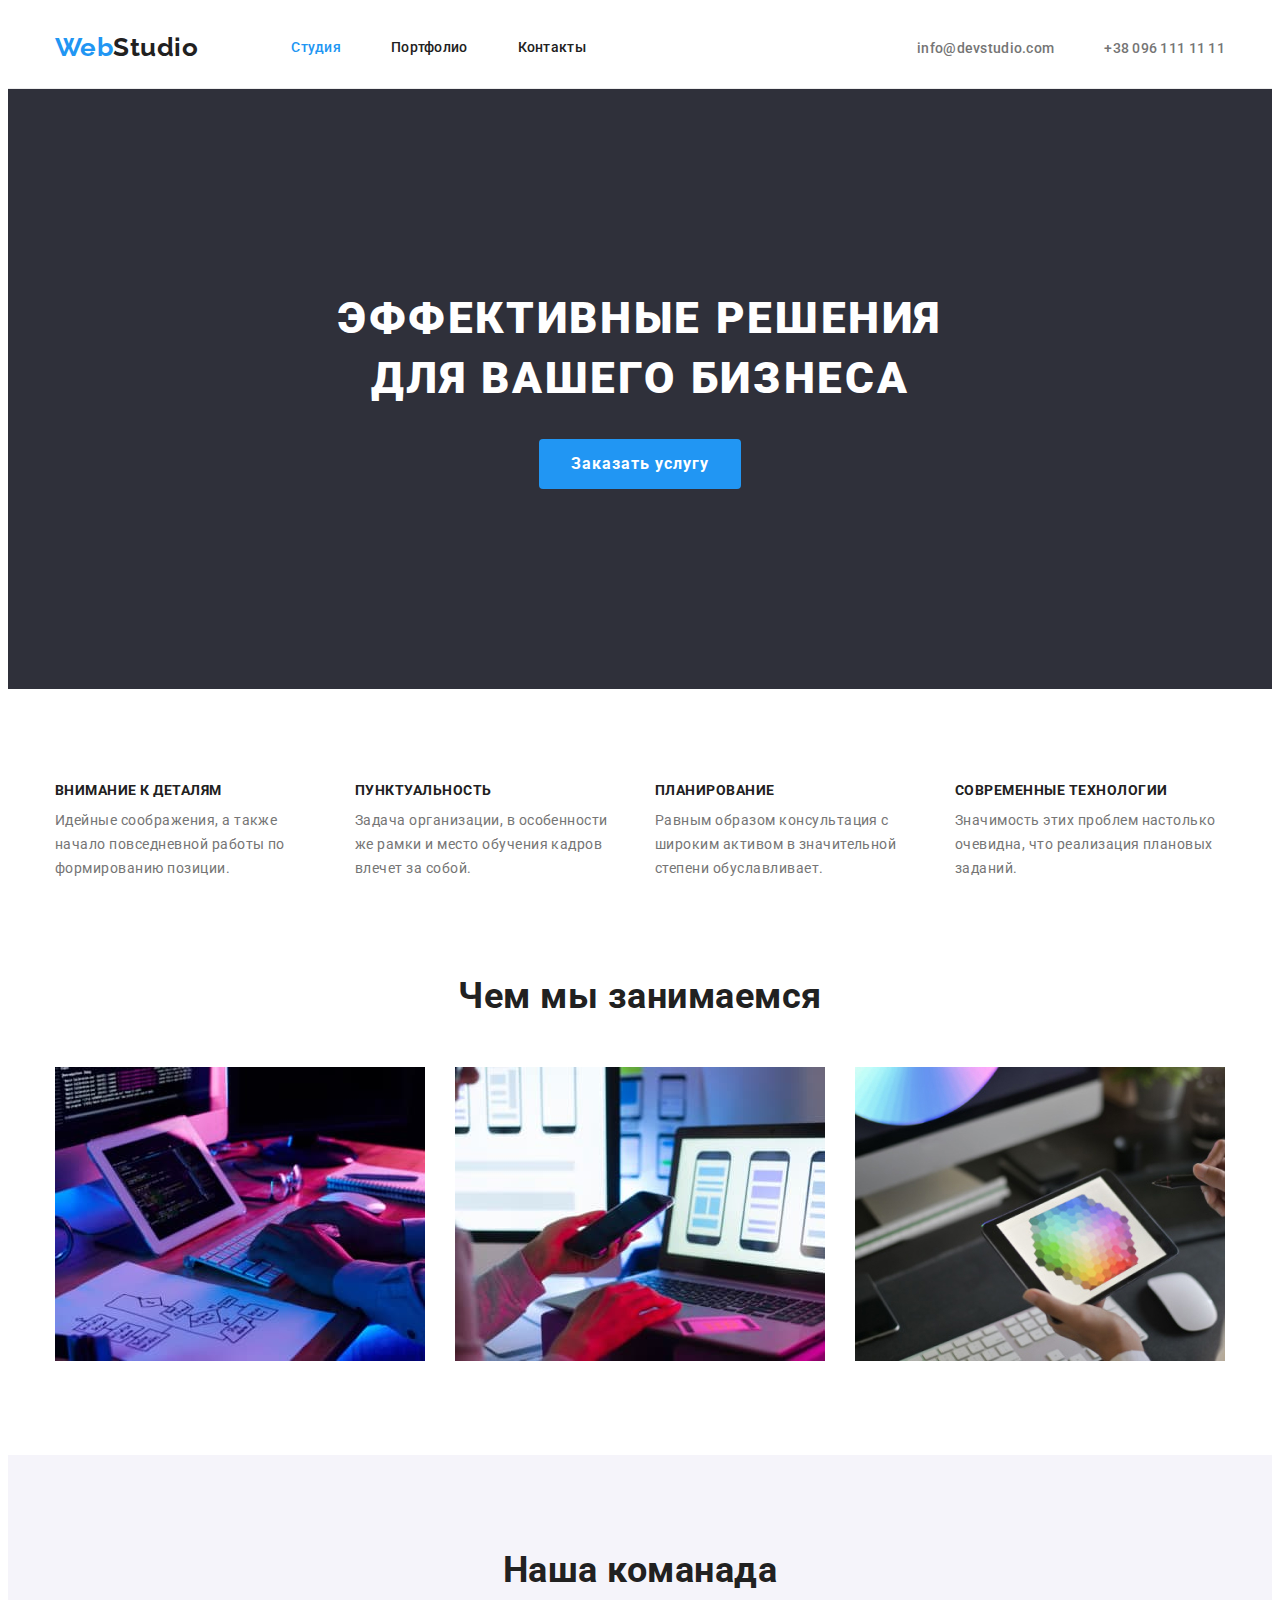
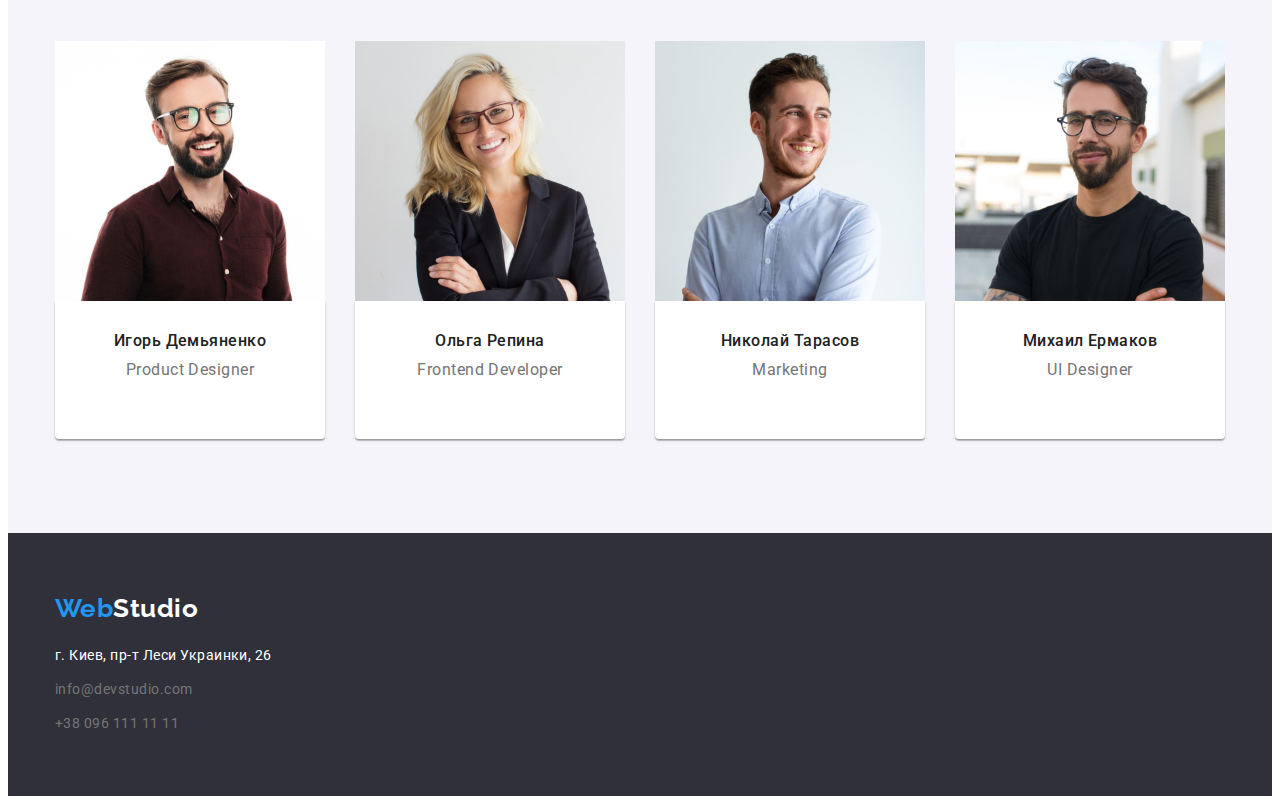
<file: index.html>
<!DOCTYPE html>
<html lang="ru">

<head>
    <meta charset="UTF-8">
    <meta http-equiv="X-UA-Compatible" content="IE=edge">
    <meta name="viewport" content="width=device-width, initial-scale=1.0">
    <title>Студія</title>
    <link rel="preconnect" href="https://cdnjs.cloudflare.com/ajax/libs/modern-normalize/1.0.0/modern-normalize.min.css">
    <link href="https://fonts.googleapis.com/css2?family=Raleway:wght@700&family=Roboto:wght@400;500;700;900&display=swap"
        rel="stylesheet">
    <link rel="stylesheet" href="./css/styles.css">
    
</head>

<body>
    <!-- Шапка сайта -->
    <header>
        <div class="container header">  
            <nav class="nav">
                <a href="./index.html" class="logo"><span class="active">Web</span>Studio</a>
            
                <ul class="lists site-nav">
                    <li class="lists-contacts"><a href="./index.html" class="link-nav active">Студия</a></li>
                    <li class="lists-contacts"><a href="./portfolio.html" class="link-nav">Портфолио</a></li>
                    <li class="lists-contacts"><a href="" class="link-nav">Контакты</a></li>
                </ul>
            </nav>
            <ul class="lists contacts-nav">
                <li class="lists-contacts"><a href="mailto:info@devstudio.com" class="link contacts">info@devstudio.com</a></li>
                <li class="lists-contacts"><a href="tel:+380961111111" class="link contacts">+38 096 111 11 11</a></li>
            </ul>
        </div>
        
    </header>
    
    <!-- Main content -->
    <main>
        <!-- hero-->
        <section class="hero">
            <h1 class="hero-text">Эффективные решения для вашего бизнеса</h1>
            <button type="button" class="button-hero">
                Заказать услугу
            </button>
        </section>

        <!-- особливості-->
        <section class="section section-features">
           <div class="container features">
                <h2 hidden>Особливості</h2>
                <ul class="lists features-ul">
                    <li class="features-lists">
                        <h3 class="features-titles">Внимание к деталям</h3>
                        <p class="features-text">Идейные соображения, а также начало повседневной работы по формированию позиции.
                        </p>
                    </li>
                    <li class="features-lists">
                        <h3 class="features-titles">Пунктуальность</h3>
                        <p class="features-text">Задача организации, в особенности же рамки и место обучения кадров влечет за собой.
                        </p>
                    </li>
                    <li class="features-lists">
                        <h3 class="features-titles">Планирование</h3>
                        <p class="features-text">Равным образом консультация с широким активом в значительной степени обуславливает.
                        </p>
                    </li>
                    <li class="features-lists">
                        <h3 class="features-titles">Современные технологии</h3>
                        <p class="features-text">Значимость этих проблем настолько очевидна, что реализация плановых заданий.
                        </p>
                    </li>
                </ul>
           </div>
        </section>

        <!-- Чим ми займаємось-->
        <section class="section-works">
            <div class="container">
                <h2 class="title">Чем мы занимаемся</h2>
                <ul class="lists our-works">
                    <li class="works-items"> <img src="./image/img5.jpg" alt="чоловік набирає текст на клавіатурі" width="370">
                    </li>
                    <li class="works-items"> <img src="./image/img-6.jpg" alt="чоловік створює мобільний додаток" width="370">
                    </li>
                    <li class="works-items"> <img src="./image/img7.jpg" alt="планшет з кольоровим спектром" width="370">
                    </li>
                </ul>
            </div>
        </section>

        <!--наша команда -->
        <section class="team section">
            <div class="container">
                <h2 class="title">Наша команада</h2>
                <ul class="lists team-items">
                    <li class="team-lists">
                            <img src="./image/img.jpg" alt="молодий чоловік в бурдовій футболці" width="270">
                       <div class="team-text">
                                <h3 class="titles-team">Игорь Демьяненко</h3>
                                <p lang="en" class="text">Product Designer</p>
                       </div>
                    </li>
                    <li class="team-lists">
                            <img src="./image/img-2.jpg" alt="молода жінка зі світлим волоссям" width="270">
                            <div class="team-text">
                                <h3 class="titles-team">Ольга Репина</h3>
                                <p lang="en" class="text">Frontend Developer</p>
                            </div>
                    </li>
                    <li class="team-lists">
                            <img src="./image/img-3.jpg" alt="молодий чоловік в голубій сорочці" width="270">
                            <div class="team-text">
                                <h3 class="titles-team">Николай Тарасов</h3>
                                <p lang="en" class="text">Marketing</p>
                            </div>
                    </li>
                    <li class="team-lists">
                            <img src="./image/img-4.jpg" alt="молодий чоловік в чорній футболці" width="270">
                            <div class="team-text">
                                <h3 class="titles-team">Михаил Ермаков</h3>
                                <p lang="en" class="text">UI Designer</p>
                            </div>
                    </li>
                </ul>
            </div>
        </section>


    </main>

    <!-- Footer -->
    <footer class="footer">
        <div class="container">
            <a href="./index.html" class="logo"><span class="active">Web</span><span class="logo-footer">Studio</span></a>
            <address>
                <ul class="lists footer-lists">
                    <li class="adress">г. Киев, пр-т Леси Украинки, 26</li>
                    <li><a href="mailto:info@devstudio.com" class="link contacts-footer">info@devstudio.com</a> </li>
                    <li><a href="tel:+380961111111" class="link contacts-footer">+38 096 111 11 11</a> </li>
                </ul>
            </address>
        </div>
    </footer>

</body>

</html>
</file>
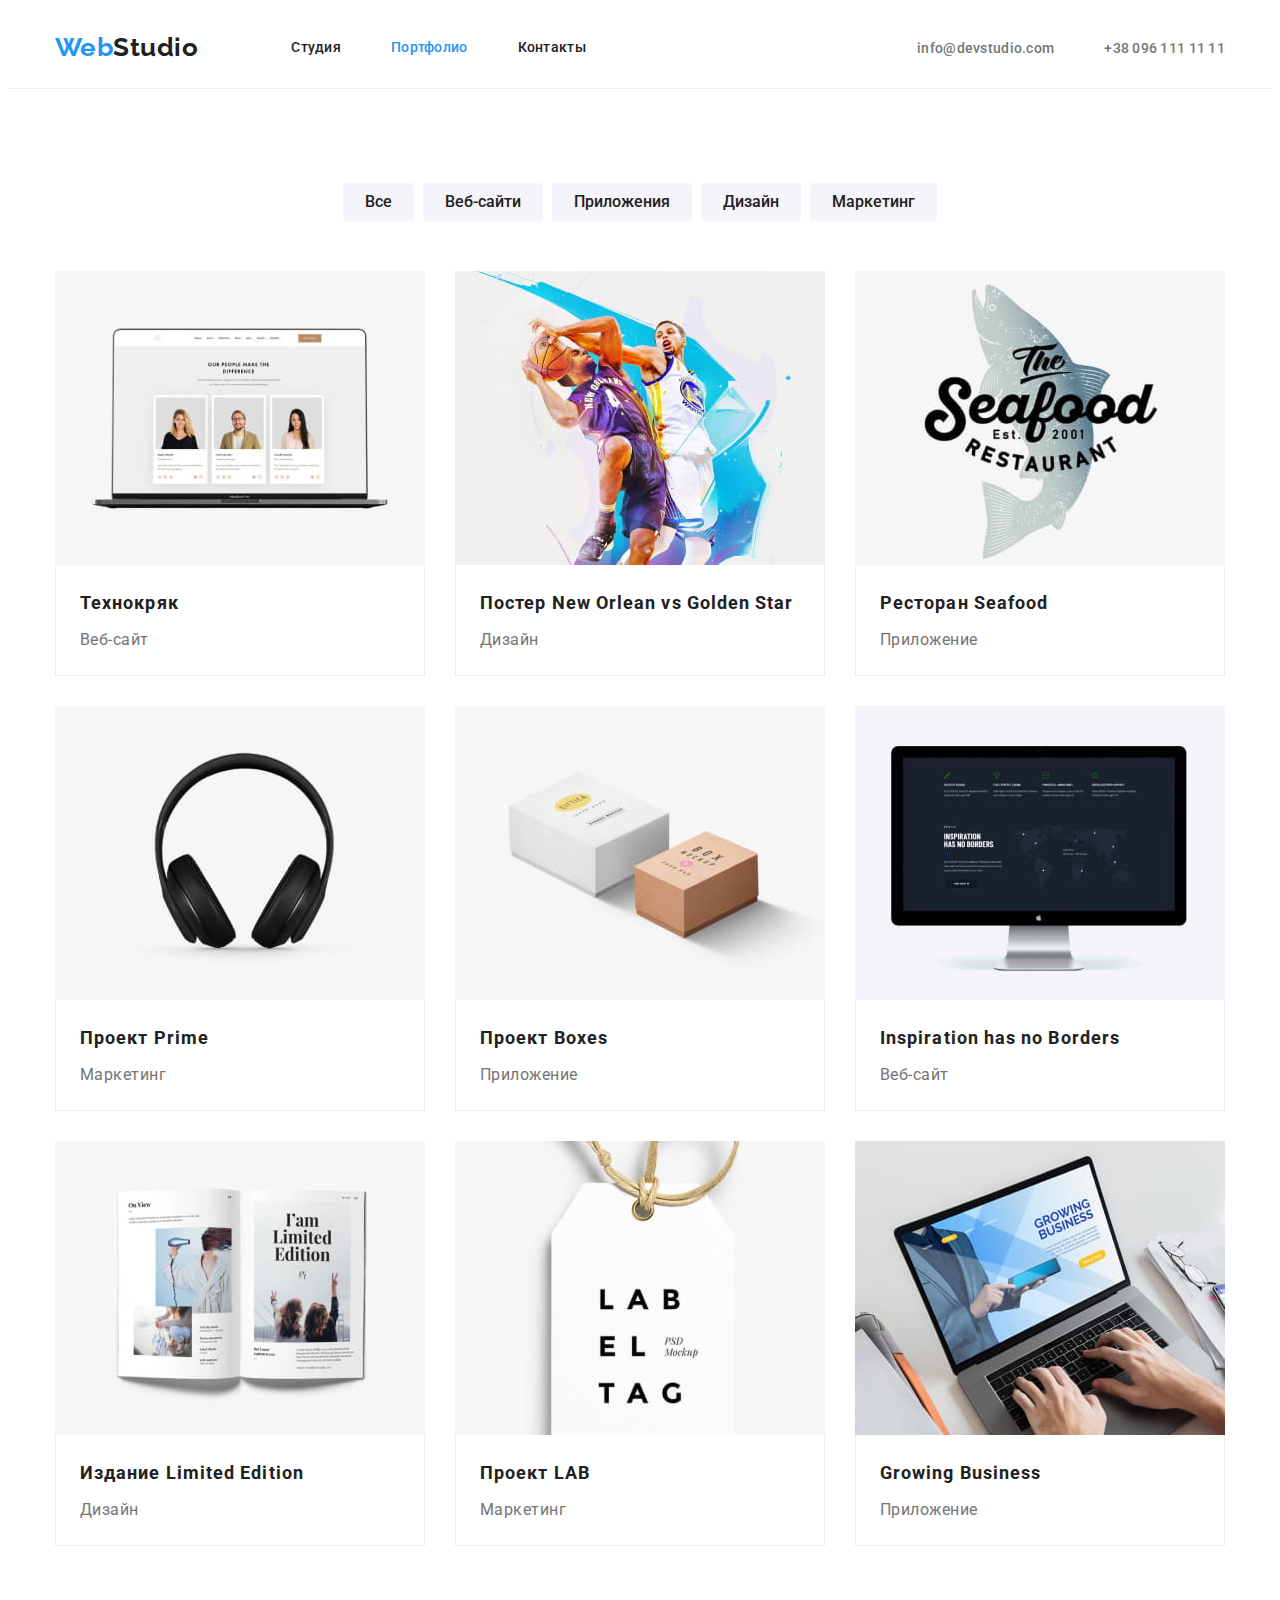
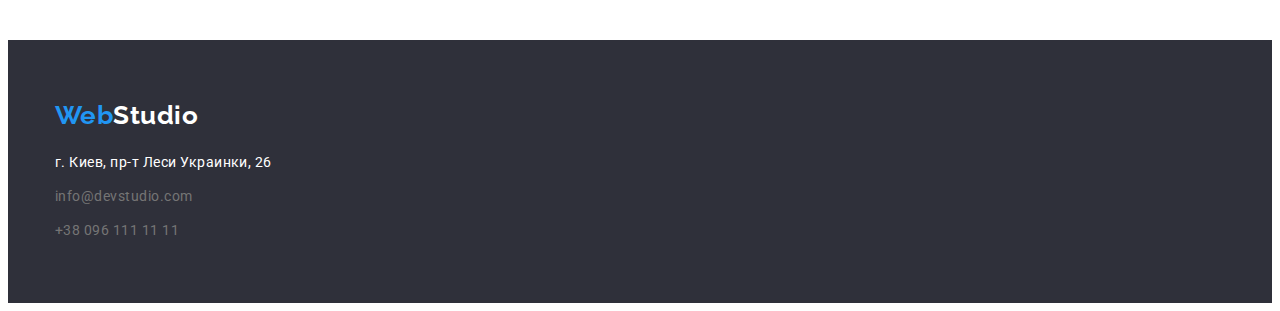
<file: portfolio.html>
<!DOCTYPE html>
<html lang="ru">
<head>
    <meta charset="UTF-8">
    <meta http-equiv="X-UA-Compatible" content="IE=edge">
    <meta name="viewport" content="width=device-width, initial-scale=1.0">
    <title>Портфоліо</title>
    <link rel="preconnect" href="https://cdnjs.cloudflare.com/ajax/libs/modern-normalize/1.0.0/modern-normalize.min.css">
    <link href="https://fonts.googleapis.com/css2?family=Raleway:wght@700&family=Roboto:wght@400;500;700;900&display=swap"
        rel="stylesheet">
    <link rel="stylesheet" href="./css/styles.css">
</head>
<body>
    <!-- Шапка сайта -->
    <header>
        <div class="container header">
            <nav class="nav">
                <a href="./index.html" class="logo"><span class="active">Web</span>Studio</a>
    
                <ul class="lists site-nav">
                    <li class="lists-contacts"><a href="./index.html" class="link-nav">Студия</a></li>
                    <li class="lists-contacts"><a href="./portfolio.html" class="link-nav active">Портфолио</a></li>
                    <li class="lists-contacts"><a href="" class="link-nav">Контакты</a></li>
                </ul>
            </nav>
            <ul class="lists contacts-nav">
                <li class="lists-contacts"><a href="mailto:info@devstudio.com" class="link contacts">info@devstudio.com</a>
                </li>
                <li class="lists-contacts"><a href="tel:+380961111111" class="link contacts">+38 096 111 11 11</a></li>
            </ul>
        </div>
    
    </header>

    <!--main content-->
    <main>
        <section class="section-portfolio">
            <div class="container">
            <h1 hidden> Portfolio</h1>
            <!-- Кнопки фільтрації -->
            <h2 hidden>Фільтри</h2>
            <ul class="lists filters-lists">
                <li class="filter-btn"><button class="button-portfolio" type="button">Все</button></li>
                <li class="filter-btn"><button class="button-portfolio" type="button">Веб-сайти</button></li>
                <li class="filter-btn"><button class="button-portfolio" type="button">Приложения</button></li>
                <li class="filter-btn"><button class="button-portfolio" type="button">Дизайн</button></li>
                <li class="filter-btn"><button class="button-portfolio" type="button">Маркетинг</button></li>
            </ul>

            <!--зображення-->

            <h2 hidden>Портфолио</h2>
            <ul class="lists portfolio-img">
                <li>
                        <a href="" class="link">
                            <img src="./image/portfolio/img.jpg" alt="Технокряк">
                            <div class="cards-bottom">
                                <h2 class="projects-titles">Технокряк</h2>
                                <p class="projects-type">Веб-сайт</p>
                            </div>
            
                        </a>
                </li>
                <li>
                        <a href="" class="link">
                            <img src="./image/portfolio/img-2.jpg" width="370" height="294" alt="Постер New Orlean vs Golden Star">
                            <div class="cards-bottom">
                                <h2 class="projects-titles">Постер New Orlean vs Golden Star</h2>
                                <p class="projects-type">Дизайн</p>
                            </div>
            
                        </a>
                </li>
                <li>
                        <a href="" class="link">
                            <img src="./image/portfolio/img-3.jpg" width="370" height="294" alt="Ресторан Seafood">
                            <div class="cards-bottom">
                                <h2 class="projects-titles">Ресторан Seafood</h2>
                                <p class="projects-type">Приложение</p>
                            </div>
            
                        </a>
            
                </li>
                <li>
                        <a href="" class="link">
                            <img src="./image/portfolio/img-4.jpg" width="370" height="294" alt="Проект Prime">
                            <div class="cards-bottom">
                                <h2 class="projects-titles">Проект Prime</h2>
                                <p class="projects-type">Маркетинг</p>
                            </div>
            
                        </a>
                </li>
                <li>
                        <a href="" class="link">
                            <img src="./image/portfolio/img-5.jpg" width="370" height="294" alt="Проект Boxes">
                            <div class="cards-bottom">
                                <h2 class="projects-titles">Проект Boxes</h2>
                                <p class="projects-type">Приложение</p>
                            </div>
            
                        </a>
                </li>
                <li>
                        <a href="" class="link">
                            <img src="./image/portfolio/img-6.jpg" width="370" height="294" alt="Inspiration has no Borders">
                            <div class="cards-bottom">
                                <h2 class="projects-titles">Inspiration has no Borders</h2>
                                <p class="projects-type">Веб-сайт</p>
                            </div>
            
                        </a>
                </li>
                <li>
                        <a href="" class="link">
                            <img src="./image/portfolio/img-7.jpg" width="370" height="294" alt="Издание Limited Edition">
                            <div class="cards-bottom">
                                <h2 class="projects-titles">Издание Limited Edition</h2>
                                <p class="projects-type">Дизайн</p>
                            </div>
            
                        </a>
                </li>
                <li>
                        <a href="" class="link">
                            <img src="./image/portfolio/img-8.jpg" width="370" height="294" alt="Проект LAB">
                            <div class="cards-bottom">
                                <h2 class="projects-titles">Проект LAB</h2>
                                <p class="projects-type">Маркетинг</p>
                            </div>
            
                        </a>
                </li>
                <li>
                        <a href="" class="link">
                            <img src="./image/portfolio/img-9.jpg" width="370" height="294" alt="Growing Business">
                            <div class="cards-bottom">
                                <h2 class="projects-titles">Growing Business</h2>
                                <p class="projects-type">Приложение</p>
                            </div>
            
                        </a>
                </li>
            </ul>
             </div>
        </section>
    </main> 

    <!-- Footer -->
    <footer class="footer">
        <div class="container">
            <a href="./index.html" class="logo"><span class="active">Web</span><span class="logo-footer">Studio</span></a>
            <address>
                <ul class="lists footer-lists">
                    <li class="adress">г. Киев, пр-т Леси Украинки, 26</li>
                    <li><a href="mailto:info@devstudio.com" class="link contacts-footer">info@devstudio.com</a> </li>
                    <li><a href="tel:+380961111111" class="link contacts-footer">+38 096 111 11 11</a> </li>
                </ul>
            </address>
        </div>
    </footer>


</body>
</html>
</file>
<file: css/styles.css>
html {
  box-sizing: border-box;
}
*,
*::before,
*::after {
  box-sizing: inherit;
}
:root {
  --primary-text-color: rgba(117, 117, 117, 1);
  --titles-text-color: rgba(33, 33, 33, 1);
  --white-color: rgba(255, 255, 255, 1);
  --ourteam-bgc-color: rgba(245, 244, 250, 1);
  --footer-color: rgba(47, 48, 58, 1);
  --active-color: rgba(33, 150, 243, 1);
  --bgc-hero: #2f303a;
  --grid-item: 3;
  --primary-margin: 30px;
}

body {
  color: var(--primary-text-color);
  background-color: var(--white-color);
  font-family: "Roboto", sans-serif;
  letter-spacing: 0.03em;
}

.lists {
  padding: 0;
  margin: 0;
  list-style: none;
}
.link {
  text-decoration: none;
  color: inherit;
}
.link:hover,
.link:focus {
  color: var(--active-color);
}
h1,
h2,
h3,
h4,
h5,
h6,
p {
  padding: 0;
  margin: 0;
}
img {
  display: block;
  max-width: 100%;
  height: auto;
}
.container {
  margin-left: auto;
  margin-right: auto;
  width: 1200px;
  padding-left: 15px;
  padding-right: 15px;
}
.section {
  padding-bottom: 94px;
}

/* шапка */
header {
  border-bottom: 1px solid #ececec;
}
.header {
  display: flex;
  align-items: center;
}
.logo {
  display: flex;
  margin-right: 93px;
  text-decoration: none;
  color: var(--titles-text-color);

  font-family: "Raleway", sans-serif;
  font-weight: 700;
  font-size: 26px;
  line-height: 1.2;
}
.nav {
  display: flex;
  align-items: center;
  margin-right: auto;
}
.contacts-nav {
  display: flex;
}
.link-nav {
  color: var(--titles-text-color);
  text-decoration: none;
  padding-top: 32px;
  padding-bottom: 32px;

  display: flex;
  font-weight: 500;
  font-size: 14px;
  line-height: 1.14;
  letter-spacing: 0.02em;
}
.link-nav:hover,
.link-nav:focus {
  color: var(--active-color);
}

.lists-contacts:not(:first-child) {
  margin-left: 50px;
}

.active {
  color: var(--active-color);
}
.contacts {
  font-weight: 500;
  font-size: 14px;
  line-height: 1.14;
  letter-spacing: 0.02em;
  padding-top: 32px;
  padding-bottom: 32px;
}

.site-nav {
  display: flex;
}

/* main content*/

/* hero */
.hero {
  text-align: center;
  background-color: var(--bgc-hero);
  padding-top: 200px;
  padding-bottom: 200px;
}

.hero-text {
  color: var(--white-color);
  max-width: 695px;
  height: 120px;
  margin-right: auto;
  margin-left: auto;
  margin-bottom: var(--primary-margin);
  font-weight: 900;
  font-size: 44px;
  line-height: 1.36;
  text-align: center;
  letter-spacing: 0.06em;
  text-transform: uppercase;
}
.button-hero {
  color: var(--white-color);
  background-color: var(--active-color);
  cursor: pointer;
  padding: 10px 32px;
  min-width: 200px;
  border-radius: 4px;
  border: transparent;

  font-family: inherit;
  font-weight: 700;
  font-size: 16px;
  line-height: 1.87;
  display: inline-block;
  align-items: center;
  letter-spacing: 0.06em;
}

/* особливості */
.section-features {
  padding-top: 94px;
}
.features-ul {
  display: flex;
  margin-right: calc(-1 * var(--primary-margin));
}
.features-lists {
  flex-basis: calc((100% - 30px * var(--grid-item)) / var(--grid-item));
  --grid-item: 4;
}

.features-lists:not(:first-child) {
  margin-left: var(--primary-margin);
}

.features-titles {
  color: var(--titles-text-color);
  margin-bottom: 10px;
  display: flex;

  font-weight: 700;
  font-size: 14px;
  line-height: 1.14;
  text-transform: uppercase;
}
.features-text {
  font-size: 14px;
  line-height: 1.71;
  display: flex;
}

/* чим займаємось */

.title {
  color: var(--titles-text-color);
  margin-bottom: 50px;

  font-weight: 700;
  font-size: 36px;
  line-height: 1.17;
  text-align: center;
}
.section-works {
  padding-bottom: 94px;
}
.our-works {
  display: flex;
  flex-wrap: wrap;
  margin-left: calc(-1 * var(--primary-margin));
  margin-top: calc(-1 * var(--primary-margin));
}
.works-items {
  display: block;
  margin-left: var(--primary-margin);
  margin-top: var(--primary-margin);
  flex-basis: calc(
    (100% - var(--primary-margin) * var(--grid-item)) / var(--grid-item)
  );
}

/* наша команда */
.team {
  background-color: var(--ourteam-bgc-color);
  padding-top: 94px;
}
.team-lists {
  background-color: var(--white-color);

  flex-basis: calc((100% - 30px * var(--grid-item)) / var(--grid-item));
  --grid-item: 4;
  margin-left: 30px;
}

.team-items {
  display: flex;
  flex-wrap: wrap;
  margin-left: calc(-1 * var(--primary-margin));
}
.team-text {
  padding-top: var(--primary-margin);
  padding-bottom: var(--primary-margin);
  box-shadow: 0px 1px 3px rgba(0, 0, 0, 0.12), 0px 1px 1px rgba(0, 0, 0, 0.14),
    0px 2px 1px rgba(0, 0, 0, 0.2);
  border-radius: 0px 0px 4px 4px;
}
.titles-team {
  color: var(--titles-text-color);
  margin-bottom: 10px;

  font-weight: 500;
  font-size: 16px;
  line-height: 1.19;
  text-align: center;
}
.team-text .text {
  font-size: 16px;
  line-height: 1.19;
  padding-bottom: var(--primary-margin);
  text-align: center;
}

/* footer */

.footer {
  background-color: var(--footer-color);
  padding-top: 60px;
  padding-bottom: 60px;
}
.footer .logo {
  margin-right: 0;
}
.logo-footer {
  color: var(--white-color);
}
address {
  margin-top: 20px;
}
.adress {
  color: var(--white-color);

  font-style: normal;
  font-size: 14px;
  line-height: 1.71;
}
.contacts-footer {
  font-style: normal;
  font-weight: 400;
  font-size: 14px;
  line-height: 1.71;
}
.footer-lists > li:not(:last-child) {
  margin-bottom: 10px;
}

/* portfolio */

.section-portfolio {
  padding-top: 94px;
  padding-bottom: 94px;
}

/* кнопки фільтрації */
.filters-lists {
  display: flex;
  justify-content: center;
  margin-bottom: 50px;
}
.filter-btn:not(:first-child) {
  margin-left: 9px;
}
.button-portfolio {
  padding: 6px 22px;

  color: var(--titles-text-color);
  background-color: var(--ourteam-bgc-color);
  border-radius: 4px;
  border: transparent;
  font-family: inherit;
  font-weight: 500;
  font-size: 16px;
  line-height: 1.62;
  text-align: center;
  display: inline-block;
}
.button-portfolio:hover,
.button-portfolio:focus {
  color: var(--white-color);
  background-color: var(--active-color);
  cursor: pointer;
}

.section-btn-potfolio {
  margin-top: 94px;
  margin-bottom: 50px;
}

/* зображення */

.portfolio-img {
  display: flex;
  flex-wrap: wrap;
  margin-right: calc(-1 * var(--primary-margin));
}
.portfolio-img > li {
  display: flex;
  flex-wrap: wrap;
  flex-basis: calc((100% - 30px * var(--grid-item)) / var(--grid-item));
}
.portfolio-img > li:nth-child(n + 4) {
  margin-top: 30px;
}
.portfolio-img > li:not(:nth-child(3n + 1)) {
  margin-left: var(--primary-margin);
}
.cards-bottom {
  padding: 20px 24px;
  border-right: 1px solid #eeeeee;
  border-bottom: 1px solid #eeeeee;
  border-left: 1px solid #eeeeee;
}
.projects-titles {
  color: var(--titles-text-color);
  font-weight: 700;
  font-size: 18px;
  line-height: 2;
  letter-spacing: 0.06em;
  margin-bottom: 4px;
}
.projects-type {
  font-size: 16px;
  line-height: 1.88;
}
</file>
